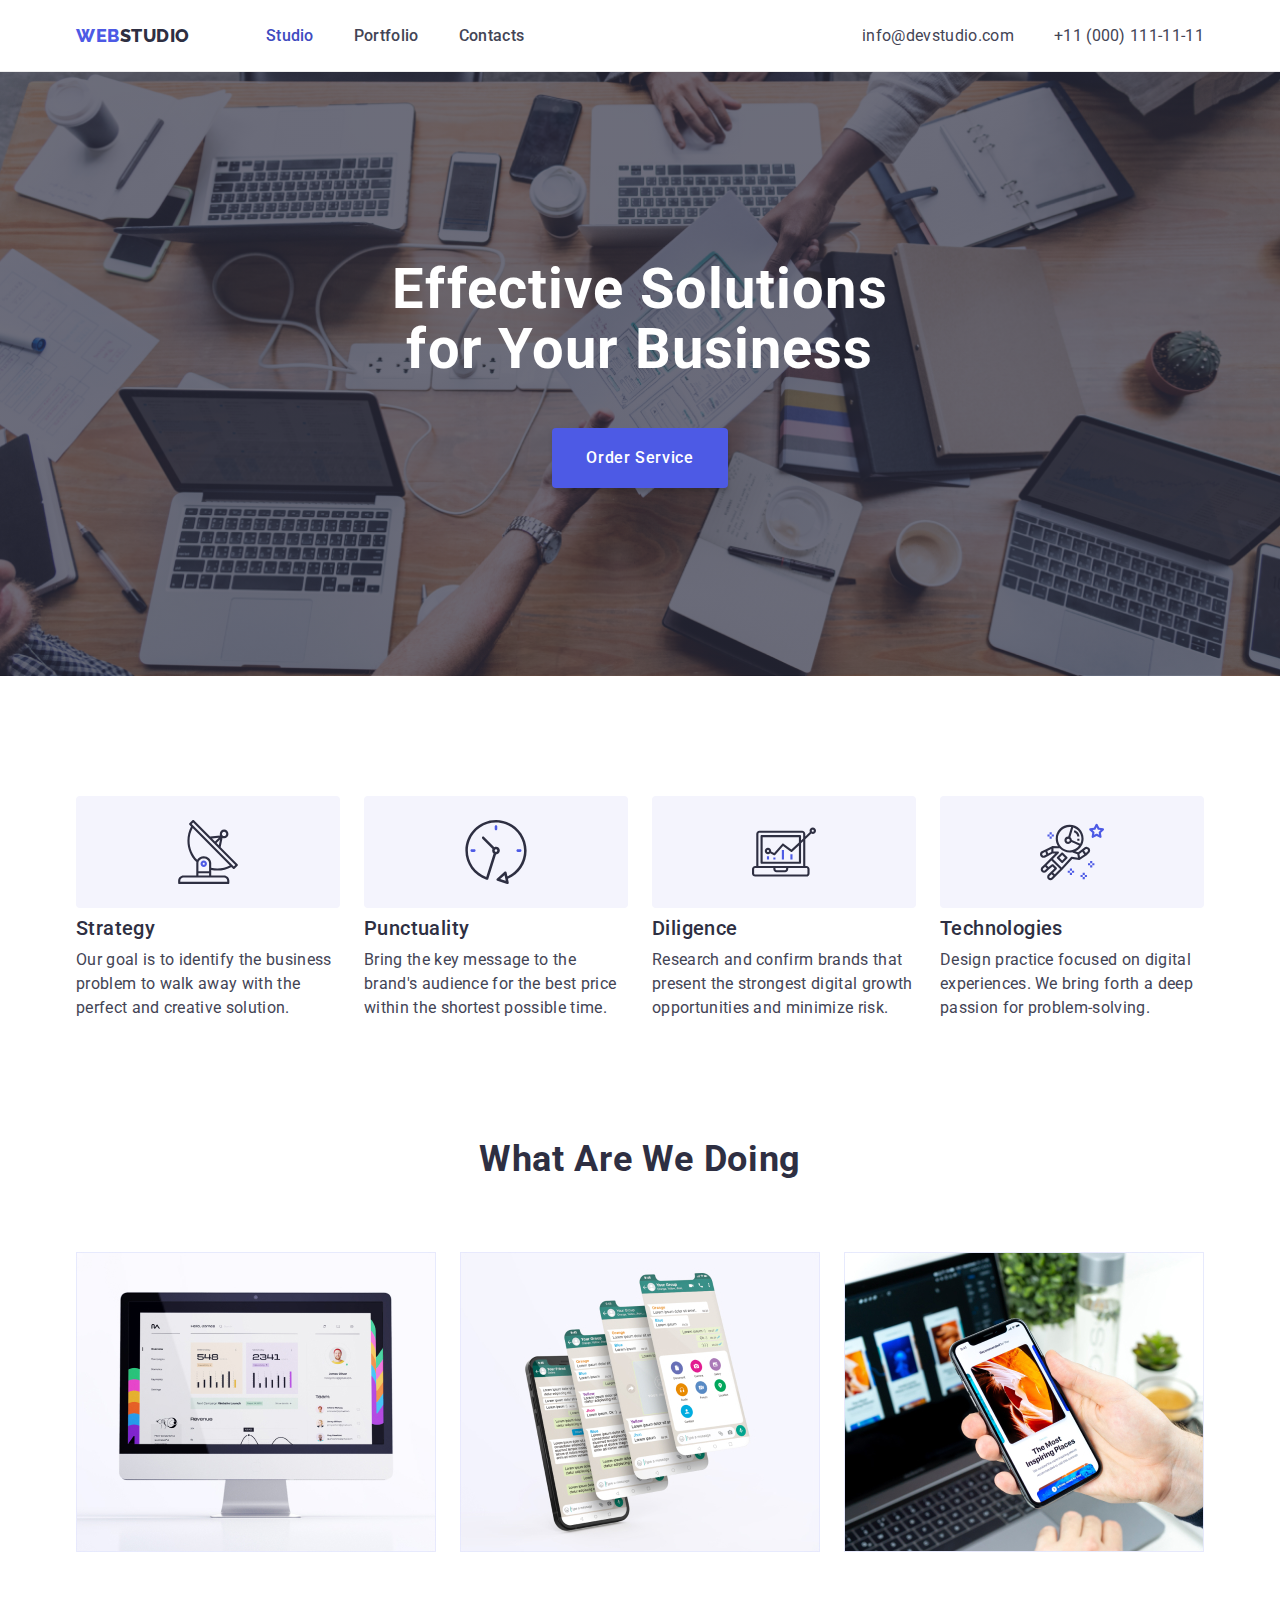
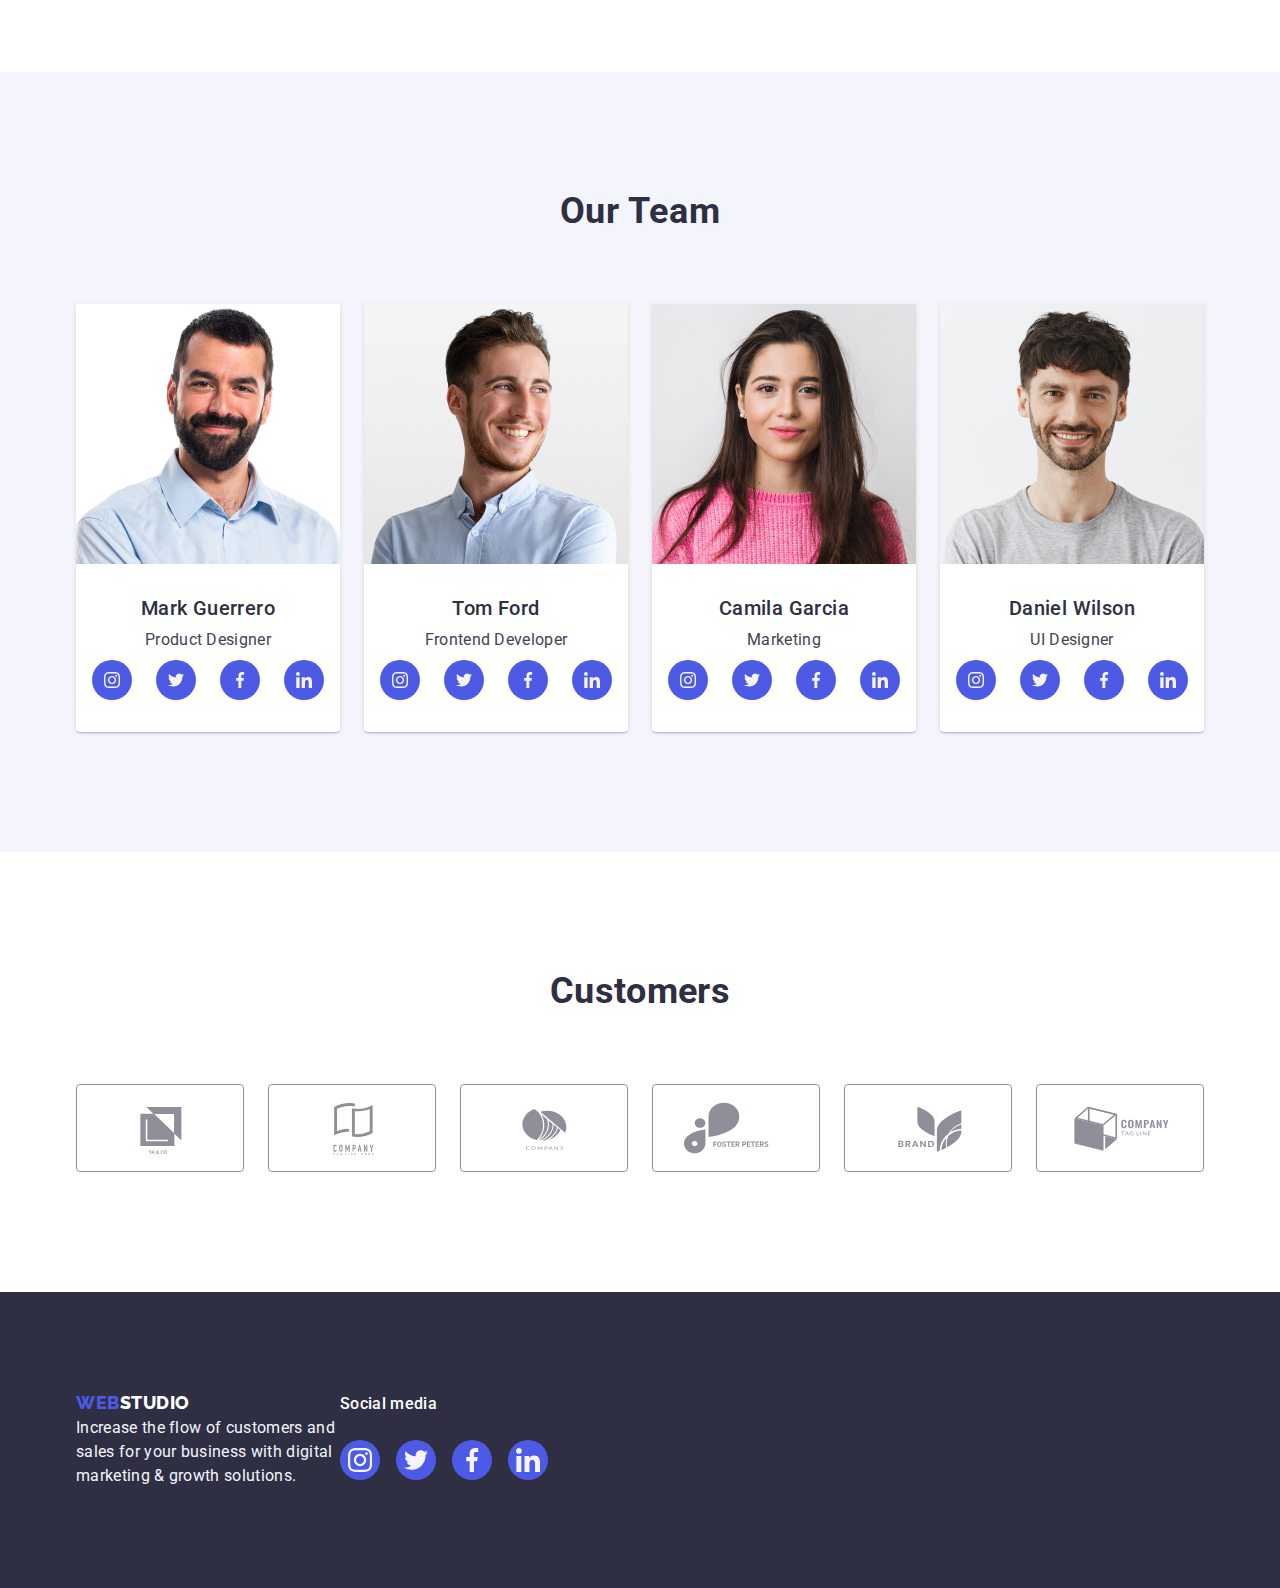
<file: index.html>
<!DOCTYPE html>
<html lang="en">
<head>
  <meta charset="UTF-8">
  <meta name="viewport" content="width=device-width, initial-scale=1.0">
  <link rel="stylesheet" href="https://cdnjs.cloudflare.com/ajax/libs/modern-normalize/1.0.0/modern-normalize.min.css">
  <link rel="stylesheet" href="./css/styles.css">
  <link rel="preconnect" href="https://fonts.googleapis.com">
  <link rel="preconnect" href="https://fonts.gstatic.com" crossorigin>
  <link href="https://fonts.googleapis.com/css2?family=Raleway:wght@800&family=Roboto:wght@400;500;700;900&display=swap" rel="stylesheet">
  <title>HTML-CSS</title>
</head>
<body>
  <header class="page-header">
    <div class="container menu">
      <nav class="navigation">
        <a class="logo links" href="./index.html">Web<span class="logo-black">Studio</span></a>
        <ul class="nav-menu list">
          <li class="item">
            <a class="page current links" href="./index.html">Studio</a>
          </li>
          <li class="item">
            <a class="page links" href="./portfolio.html">Portfolio</a>
          </li>
          <li class="item">
            <a class="page links" href="">Contacts</a>
          </li>
        </ul>
      </nav>
      <address class="address">
        <ul class="contacts-menu list">
          <li class="item">
            <a class="contact links" href="mailto:info@devstudio.com"> info@devstudio.com</a>
          </li>
          <li class="item">
            <a class="contact links" href="tel:+110001111111"> +11 (000) 111-11-11</a>
          </li>
        </ul>
      </address>
    </div>
  </header>
  <main>
    <section class="hero">
      <div class="container">
        <h1 class="hero-title">Effective Solutions <br/> for Your Business</h1>
        <button class="button order-service" type="button">Order Service</button>
      </div>
    </section> 
    <section class="section">
      <div class="container">
        <h2 class="visually-hidden">Features</h2>
        <ul class="features list">
          <li class="item">
            <div class="icon">
              <svg width="64" height="64">
                <use href="./images/icons.svg#antenna"></use>
              </svg>
            </div>
            <h3 class="features-item-header">Strategy</h3>
            <p class="features-item-content">Our goal is to identify the business problem to walk away with the perfect and creative solution.</p>
          </li>
          <li class="item">
            <div class="icon">
              <svg class="benefits-icon-svg" width="64" height="64">
                <use href="./images/icons.svg#clock"></use>
              </svg>
            </div>
            <h3 class="features-item-header">Punctuality</h3>
            <p class="features-item-content">Bring the key message to the brand's audience for the best price within the shortest possible time.</p>
          </li>
          <li class="item">
            <div class="icon">
              <svg class="benefits-icon-svg" width="64" height="64">
                <use href="./images/icons.svg#diagram"></use>
              </svg>
            </div>
            <h3 class="features-item-header">Diligence</h3>
            <p class="features-item-content">Research and confirm brands that present the strongest digital growth opportunities and minimize risk.</p>
          </li>
          <li class="item">
            <div class="icon">
              <svg class="benefits-icon-svg" width="64" height="64">
                <use href="./images/icons.svg#astronaut"></use>
              </svg>
            </div>
            <h3 class="features-item-header">Technologies</h3>
            <p class="features-item-content">Design practice focused on digital experiences. We bring forth a deep passion for problem-solving.</p>
          </li>
        </ul>
      </div>
    </section>
    <section class="offer-section">
      <div class="section-container container">
        <h2 class="main-page-header">What are we doing</h2>
        <ul class="we-do list">
          <li class="we-do-item">
            <img src="./images/what-are-we-doing-img1.jpg" alt="Computer" width="360">
          </li>
          <li class="we-do-item">
            <img src="./images/what-are-we-doing-img2.jpg" alt="Text Message" width="360">
          </li>
          <li class="we-do-item">
            <img src="./images/what-are-we-doing-img3.jpg" alt="Mobile Phone" width="360">
          </li>
        </ul>
      </div> 
    </section>
    <section class="team">
      <div class="section-container container">
        <h2 class="main-page-header">Our Team</h2>
        <ul class="team-members list">
          <li class="members">
            <img src="./images/img-mark.jpg" alt="Mark Guerrero" width="264">
            <div class="employee">
              <h3 class="member-name">Mark Guerrero</h3>
              <p class="member-title">Product Designer</p>
              <ul class="team-social-list list">
                <li class="team-social-item">
                  <a class="team-social-link link" href="https://instagram.com" target="_blank" rel="noopener noreferrer">
                    <svg class="team-social-svg" width="16" height="16">
                      <use href="./images/icons.svg#instagram"></use>
                    </svg>
                  </a>
                </li>
                <li class="team-social-item">
                  <a
                    class="team-social-link link"
                    href="https://twitter.com"
                    target="_blank"
                    rel="noopener noreferrer"
                  >
                    <svg class="team-social-svg" width="16" height="16">
                      <use href="./images/icons.svg#twitter"></use>
                    </svg>
                  </a>
                </li>
                <li class="team-social-item">
                  <a
                    class="team-social-link link"
                    href="https://facebook.com"
                    target="_blank"
                    rel="noopener noreferrer"
                  >
                    <svg class="team-social-svg" width="16" height="16">
                      <use href="./images/icons.svg#facebook"></use>
                    </svg>
                  </a>
                </li>
                <li class="team-social-item">
                  <a
                    class="team-social-link link"
                    href="https://linkedin.com"
                    target="_blank"
                    rel="noopener noreferrer"
                  >
                    <svg class="team-social-svg" width="16" height="16">
                      <use href="./images/icons.svg#linkedin"></use>
                    </svg>
                  </a>
              </ul>
            </div>                        
          </li>
          <li class="members">
            <img src="./images/img-tom.jpg" alt="Tom Ford" width="264">
            <div class="employee">
              <h3 class="member-name">Tom Ford</h3>
              <p class="member-title">Frontend Developer</p>
              <ul class="team-social-list list">
                <li class="team-social-item">
                  <a class="team-social-link link" href="https://instagram.com" target="_blank" rel="noopener noreferrer">
                    <svg class="team-social-svg" width="16" height="16">
                      <use href="./images/icons.svg#instagram"></use>
                    </svg>
                  </a>
                </li>
                <li class="team-social-item">
                  <a
                    class="team-social-link link"
                    href="https://twitter.com"
                    target="_blank"
                    rel="noopener noreferrer"
                  >
                    <svg class="team-social-svg" width="16" height="16">
                      <use href="./images/icons.svg#twitter"></use>
                    </svg>
                  </a>
                </li>
                <li class="team-social-item">
                  <a
                    class="team-social-link link"
                    href="https://facebook.com"
                    target="_blank"
                    rel="noopener noreferrer"
                  >
                    <svg class="team-social-svg" width="16" height="16">
                      <use href="./images/icons.svg#facebook"></use>
                    </svg>
                  </a>
                </li>
                <li class="team-social-item">
                  <a
                    class="team-social-link link"
                    href="https://linkedin.com"
                    target="_blank"
                    rel="noopener noreferrer"
                  >
                    <svg class="team-social-svg" width="16" height="16">
                      <use href="./images/icons.svg#linkedin"></use>
                    </svg>
                  </a>
              </ul>
            </div>
          </li>
          <li class="members">
            <img src="./images/our-team-img3.jpg" alt="Camila Garcia" width="264">
            <div class="employee">
              <h3 class="member-name">Camila Garcia</h3>
              <p class="member-title">Marketing</p>
              <ul class="team-social-list list">
                <li class="team-social-item">
                  <a class="team-social-link link" href="https://instagram.com" target="_blank" rel="noopener noreferrer">
                    <svg class="team-social-svg" width="16" height="16">
                      <use href="./images/icons.svg#instagram"></use>
                    </svg>
                  </a>
                </li>
                <li class="team-social-item">
                  <a
                    class="team-social-link link"
                    href="https://twitter.com"
                    target="_blank"
                    rel="noopener noreferrer"
                  >
                    <svg class="team-social-svg" width="16" height="16">
                      <use href="./images/icons.svg#twitter"></use>
                    </svg>
                  </a>
                </li>
                <li class="team-social-item">
                  <a
                    class="team-social-link link"
                    href="https://facebook.com"
                    target="_blank"
                    rel="noopener noreferrer"
                  >
                    <svg class="team-social-svg" width="16" height="16">
                      <use href="./images/icons.svg#facebook"></use>
                    </svg>
                  </a>
                </li>
                <li class="team-social-item">
                  <a
                    class="team-social-link link"
                    href="https://linkedin.com"
                    target="_blank"
                    rel="noopener noreferrer"
                  >
                    <svg class="team-social-svg" width="16" height="16">
                      <use href="./images/icons.svg#linkedin"></use>
                    </svg>
                  </a>
              </ul>
            </div>
          </li>
          <li class="members">
            <img src="./images/our-team-img4.jpg" alt="Daniel Wilson" width="264">
            <div class="employee">
              <h3 class="member-name">Daniel Wilson</h3>
              <p class="member-title">UI Designer</p>
              <ul class="team-social-list list">
                <li class="team-social-item">
                  <a class="team-social-link link" href="https://instagram.com" target="_blank" rel="noopener noreferrer">
                    <svg class="team-social-svg" width="16" height="16">
                      <use href="./images/icons.svg#instagram"></use>
                    </svg>
                  </a>
                </li>
                <li class="team-social-item">
                  <a
                    class="team-social-link link"
                    href="https://twitter.com"
                    target="_blank"
                    rel="noopener noreferrer"
                  >
                    <svg class="team-social-svg" width="16" height="16">
                      <use href="./images/icons.svg#twitter"></use>
                    </svg>
                  </a>
                </li>
                <li class="team-social-item">
                  <a
                    class="team-social-link link"
                    href="https://facebook.com"
                    target="_blank"
                    rel="noopener noreferrer"
                  >
                    <svg class="team-social-svg" width="16" height="16">
                      <use href="./images/icons.svg#facebook"></use>
                    </svg>
                  </a>
                </li>
                <li class="team-social-item">
                  <a
                    class="team-social-link link"
                    href="https://linkedin.com"
                    target="_blank"
                    rel="noopener noreferrer"
                  >
                    <svg class="team-social-svg" width="16" height="16">
                      <use href="./images/icons.svg#linkedin"></use>
                    </svg>
                  </a>
              </ul>
            </div>
          </li>
        </ul>
      </div>
    </section>
    <section class="client-section">
      <div class="client-container container">
        <h2 class="client-section-header">Customers</h2>
        <ul class="client-list list">
          <li class="client-item">
            <a class="client-link" href="">
              <svg class="client-svg" width="104" height="56">
                <use href="./images/icons.svg#customer-1"></use>
              </svg>
            </a>
          </li>
          <li class="client-item">
            <a class="client-link" href="">
              <svg class="client-svg" width="104" height="56">
                <use href="./images/icons.svg#customer-2"></use>
              </svg>
            </a>
          </li>
          <li class="client-item">
            <a class="client-link" href="">
              <svg class="client-svg" width="104" height="56">
                <use href="./images/icons.svg#customer-3"></use>
              </svg>
            </a>
          </li>
          <li class="client-item">
            <a class="client-link" href="">
              <svg class="client-svg" width="104" height="56">
                <use href="./images/icons.svg#customer-4"></use>
              </svg>
            </a>
          </li>
          <li class="client-item">
            <a class="client-link" href="">
              <svg class="client-svg" width="104" height="56">
                <use href="./images/icons.svg#customer-5"></use>
              </svg>
            </a>
          </li>
          <li class="client-item">
            <a class="client-link" href="">
              <svg class="client-svg" width="104" height="56">
                <use href="./images/icons.svg#customer-6"></use>
              </svg>
            </a>
          </li>
        </ul>
      </div>

    </section>
  </main>
  <footer class="page-footer">
    <div class="container">
      <div class="footer-logo-wrapper list">
          <a class="logo links" href="./index.html">Web<span class="logo-white">Studio</span>
          </a>
          <p class="footer-content">
          Increase the flow of customers and sales for your business with digital marketing & growth solutions.
          </p> 
      </div>
      <div class="social-media-container">
        <p class="social-media-text text">Social media</p>
        <ul class="footer-list list">
          <li class="social-media-item">
            <a href="#" class="social-media-link">
              <svg class="social-media-svg" width="24" height="24">
                <use href="./images/icons.svg#instagram"></use>
              </svg>
            </a>
          </li>
          <li class="social-media-item">
            <a href="#" class="social-media-link">
              <svg class="social-media-svg" width="24" height="24">
                <use href="./images/icons.svg#twitter"></use>
              </svg>
            </a>
          </li>
          <li class="social-media-item">
            <a href="#" class="social-media-link">
              <svg class="social-media-svg" width="24" height="24">
                <use href="./images/icons.svg#facebook"></use>
              </svg>
            </a>
          </li>
          <li class="social-media-item">
            <a href="#" class="social-media-link">
              <svg class="social-media-svg" width="24" height="24">
                <use href="./images/icons.svg#linkedin"></use>
              </svg>
            </a>
          </li>
        </ul>
      </div> 
    </div>
  </footer>
</body>
</html>
</file>
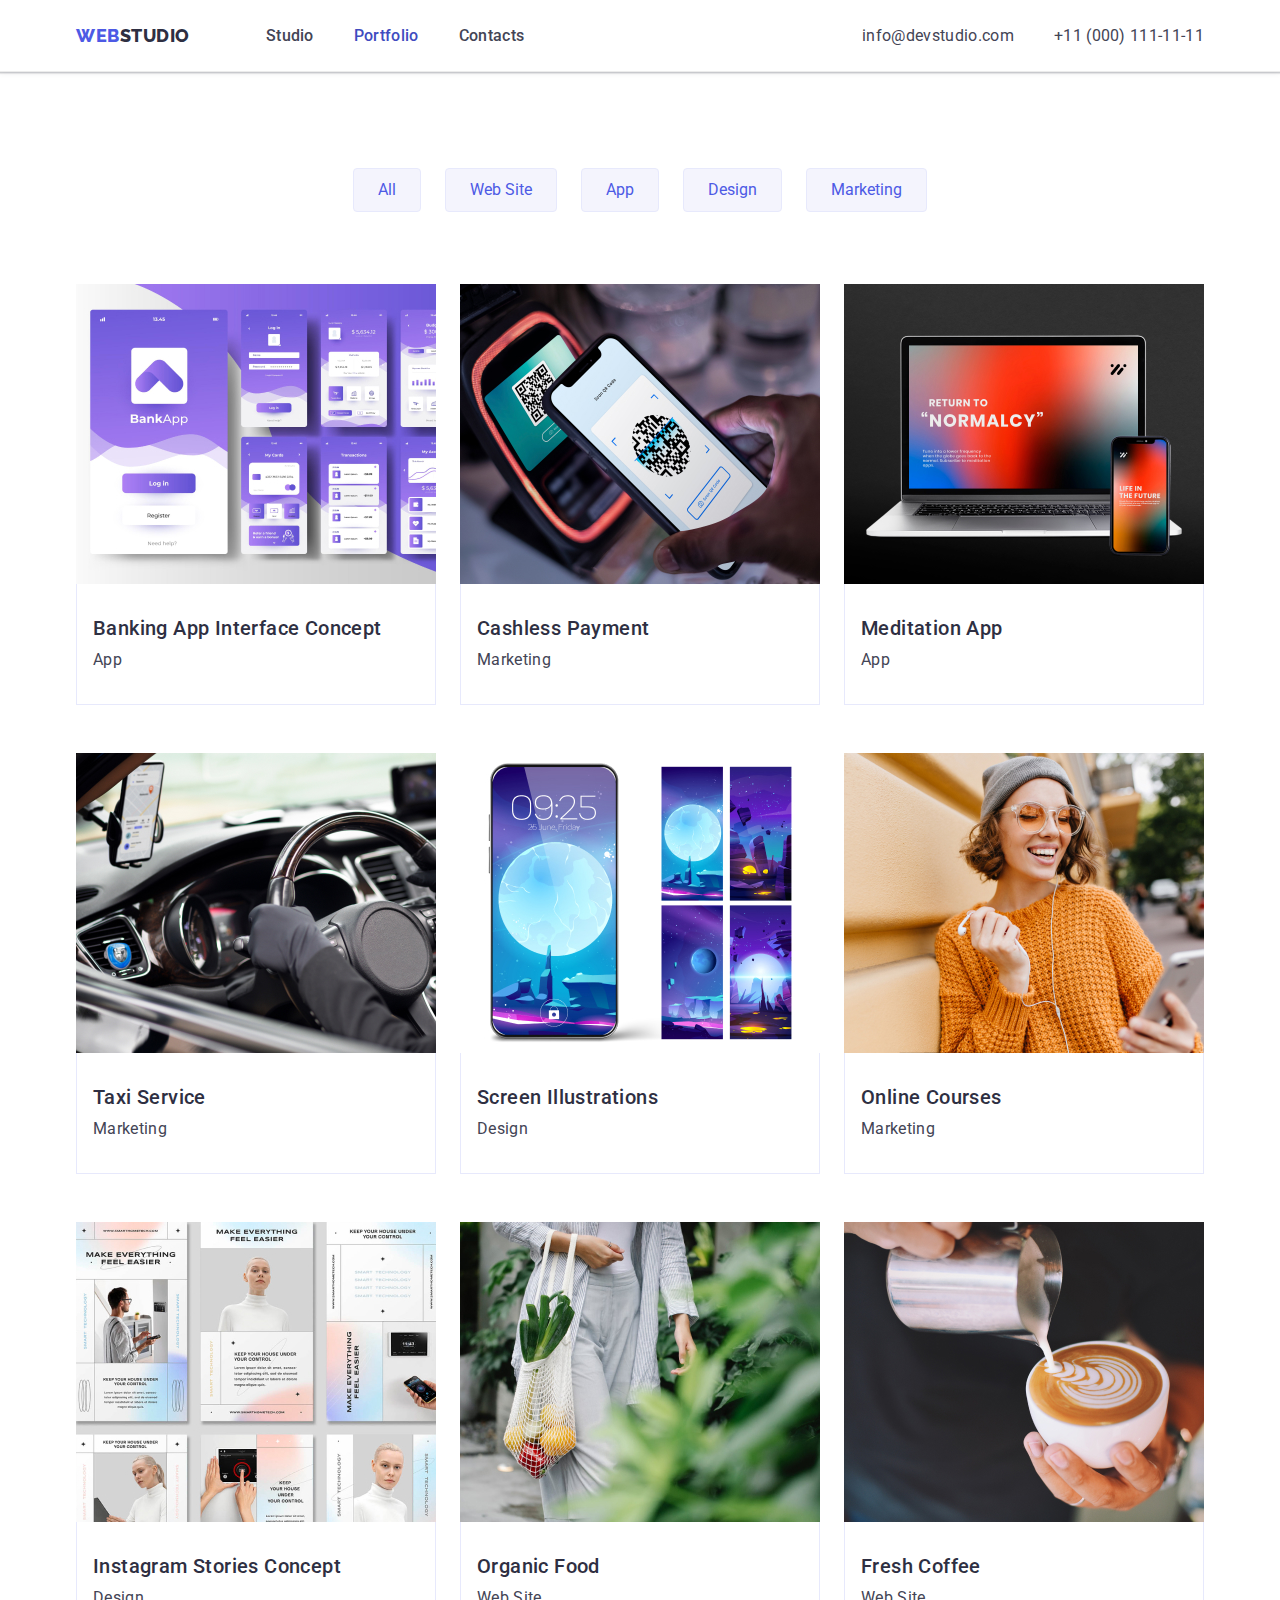
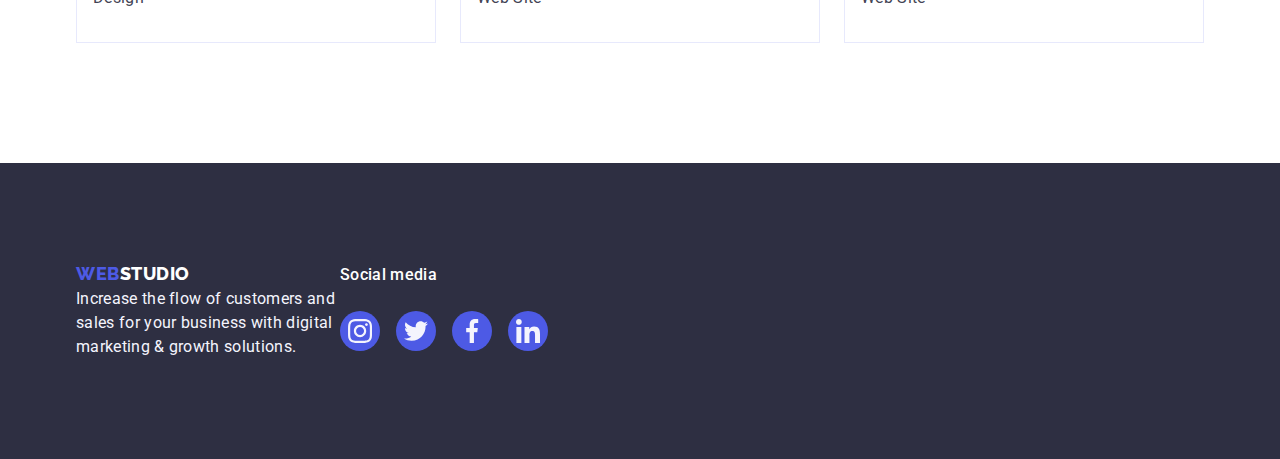
<file: portfolio.html>
<!DOCTYPE html>
<html lang="en">
<head>
  <meta charset="UTF-8">
  <meta name="viewport" content="width=device-width, initial-scale=1.0">
  <link rel="stylesheet" href="https://cdnjs.cloudflare.com/ajax/libs/modern-normalize/1.0.0/modern-normalize.min.css">
  <link rel="stylesheet" href="./css/styles.css">
  <link rel="preconnect" href="https://fonts.googleapis.com">
  <link rel="preconnect" href="https://fonts.gstatic.com" crossorigin>
  <link href="https://fonts.googleapis.com/css2?family=Raleway:wght@800&family=Roboto:wght@400;500;700;900&display=swap" rel="stylesheet">
  <title>Project #1</title>
</head>
<body>
  <header class="page-header">
    <div class="container menu">
      <nav class="navigation">
        <a class="logo links" href="./index.html">Web<span class="logo-black">Studio</span></a>
        <ul class="nav-menu list">
          <li class="item">
            <a class="page links" href="./index.html">Studio</a>
          </li>
          <li class="item">
            <a class="page current links" href="./portfolio.html">Portfolio</a>
          </li>
          <li class="item">
            <a class="page links" href="">Contacts</a>
          </li>
        </ul>
      </nav>
      <address class="address">
        <ul class="contacts-menu list">
          <li class="item">
            <a class="contact links" href="mailto:info@devstudio.com"> info@devstudio.com</a>
          </li>
          <li class="item">
            <a class="contact links" href="tel:+110001111111"> +11 (000) 111-11-11</a>
          </li>
        </ul>
      </address>
    </div>
  </header>
  <main>
    <section class="portfolio">
      <div class="portfolio-menu container">
        <h1 class="visually-hidden" >Title</h1>
        <ul class="filters list">
          <li class="filters-item">
            <button class="filters-button filters-active button" type="button">All</button>
          </li>
          <li class="filters-item">
            <button class="filters-button filters-active button" type="button">Web Site</button>
          </li>
          <li class="filters-item">
            <button class="filters-button filters-active button" type="button">App</button>
          </li>
          <li class="filters-item">
            <button class="filters-button filters-active button" type="button">Design</button>
          </li>
          <li class="filters-item">
            <button class="filters-button filters-active button" type="button">Marketing</button>
          </li>
        </ul> 
        <ul class="services-list list">
          <li class="services-item">
            <a class="project-card links" href="index.html">
              <img src="./images/imgbank-app.jpg" alt="Bank App" width="360" height="300">
              <div class="project">
                <h2 class="project-card-name">Banking App Interface Concept</h2>
                <p class="project-card-category">App</p>
              </div>
            </a>   
          </li>
          <li class="services-item">
            <a class="project-card links" href="index.html">
              <img src="./images/imgcashless.jpg" alt="Cashless" width="360" height="300">
              <div class="project">
                <h2 class="project-card-name">Cashless Payment</h2>
                <p class="project-card-category">Marketing</p>
              </div>
            </a>
          </li>
          <li class="services-item">
            <a class="project-card links" href="index.html">
              <img src="./images/imgmed-app.jpg" alt="Meditation App" width="360" height="300">
              <div class="project">
                <h2 class="project-card-name">Meditation App</h2>
                <p class="project-card-category">App</p>
              </div>
            </a>   
          </li>
          <li class="services-item">
            <a class="project-card links" href="index.html">
              <img src="./images/imgtaxi-serv.jpg" alt="Taxi" width="360" height="300">
              <div class="project">
                <h2 class="project-card-name">Taxi Service</h2>
                <p class="project-card-category">Marketing</p>
              </div>
            </a>   
          </li>
          <li class="services-item">
            <a class="project-card links" href="index.html">
              <img src="./images/imgscreen.jpg" alt="Screen" width="360" height="300">
              <div class="project">
                <h2 class="project-card-name">Screen Illustrations</h2>
                <p class="project-card-category">Design</p>
              </div>
            </a>     
          </li>
          <li class="services-item">
            <a class="project-card links" href="index.html">
              <img src="./images/imgonline-course.jpg" alt="Course" width="360" height="300">
              <div class="project">
                <h2 class="project-card-name">Online Courses</h2>
                <p class="project-card-category">Marketing</p>
              </div>
            </a>     
          </li>
          <li class="services-item">
            <a class="project-card links" href="index.html">
              <img src="./images/imginstagram.jpg" alt="Instagram" width="360" height="300">
              <div class="project">
                <h2 class="project-card-name">Instagram Stories Concept</h2>
                <p class="project-card-category">Design</p>
              </div> 
            </a> 
          </li>
          <li class="services-item">
            <a class="project-card links" href="index.html">
              <img src="./images/imgorganic.jpg" alt="Organic Food" width="360" height="300">
              <div class="project">
                <h2 class="project-card-name">Organic Food</h2>
                <p class="project-card-category">Web Site</p>
              </div>
            </a>   
          </li>
          <li class="services-item">
            <a class="project-card links" href="index.html">
              <img src="./images/imgcoffee.jpg" alt="Coffee" width="360" height="300">
              <div class="project">
                <h2 class="project-card-name">Fresh Coffee</h2>
                <p class="project-card-category">Web Site</p>
              </div>
            </a>
          </li>
        </ul>
      </div>
    </section>
  </main>
  <footer class="page-footer">
    <div class="container">
      <div class="footer-logo-wrapper list">
          <a class="logo links" href="./index.html">Web<span class="logo-white">Studio</span>
          </a>
          <p class="footer-content">
          Increase the flow of customers and sales for your business with digital marketing & growth solutions.
          </p> 
      </div>
      <div class="social-media-container">
        <p class="social-media-text text">Social media</p>
        <ul class="footer-list list">
          <li class="social-media-item">
            <a href="#" class="social-media-link">
              <svg class="social-media-svg" width="24" height="24">
                <use href="./images/icons.svg#instagram"></use>
              </svg>
            </a>
          </li>
          <li class="social-media-item">
            <a href="#" class="social-media-link">
              <svg class="social-media-svg" width="24" height="24">
                <use href="./images/icons.svg#twitter"></use>
              </svg>
            </a>
          </li>
          <li class="social-media-item">
            <a href="#" class="social-media-link">
              <svg class="social-media-svg" width="24" height="24">
                <use href="./images/icons.svg#facebook"></use>
              </svg>
            </a>
          </li>
          <li class="social-media-item">
            <a href="#" class="social-media-link">
              <svg class="social-media-svg" width="24" height="24">
                <use href="./images/icons.svg#linkedin"></use>
              </svg>
            </a>
          </li>
        </ul>
      </div> 
    </div>
  </footer>
</body>
</html>
</file>
<file: css/styles.css>
/* CSS Variable */

:root {
  --iris: #4D5AE5;
  --ocean: #404bbf;  
  --navy-blue: #2E2F42;
  --white: #FFFFFF;
  --slate: #434455;
  --green: #31D0AA;
  --light-slate: #838f99;
  --cornflower: #e7e9fc;
  --cloud: #f4f4fd;
  --button: #e7e9fc;
  --navy-blue-modal: #2E2F42;
  --grey: #2E2F42;
  --dairy: #FCFCFC;
}

body {
  font-family: "Roboto", sans-serif;
  font-size: 16px;
  color: #434455;
  background-color: var(--white);
  line-height: 1.5;
  letter-spacing: 0.02em;
}

/* CSS Reset */

*,
*::before,
*::after {
  box-sizing: border-box;
  margin: 0;
}

h1,h2,h3,h4,h5,h6,p {
  margin: 0;
}

img {
  display: block;
  max-width: 100%;
  height: auto;
}

.list {
  list-style: none;
  padding: 0;
  margin: 0;
}

.links {
  text-decoration: none;
  color: inherit;
}

.address {
  font-style: normal;
  margin-left: auto;
}

.container {
  width: 1158px;
  margin: 0 auto;
  padding: 0 15px;
}

.section {
  padding: 120px 0;
}

.no-top-padding {
  padding: 0;
}

/* Logo */

.logo {
  color: var(--iris);
  font-family: "Raleway", "sans-serif";
  font-size: 18px;
  font-weight: 800;
  line-height: 1.17;
  letter-spacing: 0.03em;
  text-transform: uppercase;
}

.logo-black {
  color: var(--navy-blue);
}

.logo-white {
  color: var(--white);
}


/* Header Section */

.page-header {
  border-bottom: 1px solid #ECECEC;
  box-shadow: 0px 2px 1px rgba(46, 47, 66, 0.08), 0px 1px 1px rgba(46, 47, 66, 0.16), 0px 1px 6px rgba(46, 47, 66, 0.08);
}

.nav-menu .page {
  font-size: 16px;
  font-weight: 500;
}

.nav-menu .page,
.contacts-menu .contact {
  display: block;
  padding-top: 24px;
  padding-bottom: 23px;
}

.nav-menu .page:hover,
.nav-menu .page:focus,
.nav-menu .page.current,
.contacts-menu .contact:hover,
.contacts-menu .contact:focus {
    color: var(--ocean);
}

.nav-menu .item:not(:last-child),
.contacts-menu .item:not(:last-child){
    margin-right: 40px;

}

.menu,
.navigation,
.nav-menu,
.contacts-menu {
    display: flex;
    align-items: center;
}

.nav-menu {
    margin-left: 76px;
}

/* Hero Image - First Section */

.hero {
  background-color: var(--navy-blue);
  padding: 188px 0;
  text-align: center;
  background-image: linear-gradient(rgba(46, 47, 66, 0.7), rgba(46, 47, 66, 0.7)), url(../images/people-office.jpg);
  background-repeat: no-repeat;
  background-position: center;
  background-size: cover;
  max-width: 1440px;
  margin: 0 auto;
}

.hero-title {
  color: var(--white);
  font-size: 56px;
  line-height: 1.07;
  text-align: center;
  letter-spacing: 0.02em;
  font-weight: 700;
  margin-bottom: 48px;
}

.button {
  cursor: pointer;
  font-family: inherit;
  border-color: transparent;
}

.button.order-service {
  padding: 16px 32px;
  background-color: var(--iris);
  color: var(--white);
  font-weight: 500;
  font-size: 16px;
  line-height: 1.5;
  letter-spacing: 0.04em;
  border-radius: 4px;
  box-shadow: 0px 4px 4px 0px rgba(0, 0, 0, 0.15);
}

.button.order-service:hover,
.button.order-service:focus {
    background-color: var(--ocean);
}


/* Features - Second Section */


.features {
  display: flex;
  gap: 24px;
}

.features .icon {
  display: flex;
  align-items: center;
  height: 112px;
  width: 264px;
  background-color: var(--cloud);
  border-radius: 4px;
  margin-bottom: 8px;
  
  
  
  
}


.features-item .features-item-header {
  margin-bottom: 8px;
}

.features-item-header {
  font-weight: 500;
  font-size: 20px;
  line-height: 1.2;
  letter-spacing: 0.02em;
  color: var(--navy-blue);
  margin-bottom: 8px;
}

.features-item-content {
  font-size: 16px;
  line-height: 1.5;
  letter-spacing: 0.02em;
  color: var(--slate);
}

.visually-hidden {
  clip: rect(0 0 0 0);
  clip-path: inset(100%);
  height: 1px;
  overflow: hidden;
  outline: 0;
  outline-offset: 0;
  position: absolute;
  white-space: nowrap;
  width: 1px;
  margin: -1px;
  border: 0;
  padding: 0;
}

.icon {
  display: flex;
  align-items: center;
  justify-content: center;
  height: 112px;
  background-color: #f4f4fd;
  border-radius: 4px;
  margin-bottom: 8px;
}

/* Third Section */

.main-page-header {
  font-size: 36px;
  line-height: 1.11;
  text-align: center;
  letter-spacing: 0.02em;
  text-transform: capitalize;
  color: var(--navy-blue);
  margin-bottom: 72px;
}

.offer-section {
  padding-bottom: 120px;
}

.we-do {
  display: flex;
  gap: 24px;
}

.we-do-item {
  flex-basis: calc((100% - 48px) / 3);
}

/* Fourth Section - Our Team */

.team {
  background-color: #f4f4fd;
  padding: 120px 0;
}

.team-members {
  display: flex;
  gap: 24px;
}

.members {
  background-color: #FFFFFF;
  flex-basis: calc((100% - 72px ) / 4);
  border-radius: 0 0 4px 4px; 
  box-shadow: 0px 2px 1px 0px rgba(46, 47, 66, 0.08), 0px 1px 1px 0px rgba(46, 47, 66, 0.16), 0px 1px 6px 0px rgba(46, 47, 66, 0.08);

}

.employee {
  padding: 32px 0 32px;
}

.member-name {
  font-weight: 500;
  font-size: 20px;
  line-height: 1.2;
  letter-spacing: 0.02em;
  color: var(--navy-blue);
  text-align: center;
  margin-bottom: 8px;  
}

.member-title {
  font-size: 16px;
  line-height: 1.5;
  letter-spacing: 0.02em;
  color: var(--slate);
  text-align: center;
}

.team-social-list {
  display: flex;
  justify-content: center;
  gap: 24px;
  margin-top: 8px;
}

.team-social-item {
  width: 40px;
  height: 40px;
}

.team-social-link {
  width: 100%;
  height: 100%;
  border-radius: 50%;
  display: flex;
  align-items: center;
  justify-content: center;
  background-color: var(--iris);
}

.team-social-link:hover,
.team-social-link:focus {
  background-color: var(--ocean);
}

.team-social-svg {
  fill: #f4f4fd;
}

/* Fifth Section - Customers */

.client-section {
  padding-top: 120px;
  padding-bottom: 120px;
}

.client-section-header {
  font-size: 36px;
  line-height: 1.11;
  color: #2E2F42;
  margin-bottom: 72px;
  display: flex;
  justify-content: center;
  align-items: center;
}

.client-list {
  display: flex;
  gap: 24px;
}

.client-item {
  /* width: calc((100% - 120px) / 6);
  flex-basis: calc((100% - 120px) / 6); */
  width: 168px;
  height: 88px;
}

.client-link {
  width: 100%;
  height: 100%;
  border: 1px solid #8e8f99;
  border-radius: 4px;
  display: flex;
  justify-content: center;
  align-items: center;
  color: #8e8f99
}

.client-link:hover,
.client-link:focus {
  border-color: var(--ocean);
  color: var(--ocean)
}

.client-svg {
  fill: currentColor;
}

.client-container {
  width: 1158px;
  padding: 0 15px;
  margin: 0 auto;
}

/* Portfolio Main */

.portfolio {
    padding: 96px 0 120px 0;
}

.filters {
  display: flex;
  justify-content: center;
  gap: 24px;
  margin-bottom: 72px;
}

.filters-item {
  display: inline-flex;
}

.filters-button {
  color: var(--iris);
  background-color: var(--cloud);
  border-radius: 4px;
  border: 1px solid var(--cornflower);
  font-family: inherit;
  padding: 12px 24px;
}

.filters-button:hover,
.filters-button:focus {
  background-color: var(--ocean);
  color: var(--white);
  border-color: var(--ocean);
  box-shadow: 0px 2px 2px 0px rgba(0, 0, 0, 0.12), 0px 2px 1px 0px rgba(0, 0, 0, 0.08), 0px 3px 1px 0px rgba(0, 0, 0, 0.1);
}


.services-list {
  display: flex;
  flex-wrap: wrap;
  column-gap: 24px;
  row-gap: 48px; 
}

.services-item {
  flex-basis: calc((100% - 48px) / 3);
  
}

.project {
  padding: 32px 16px;
  border: 1px solid var(--cornflower);
  border-top: none;
}

.project-card-name {
  font-weight: 500;
  font-size: 20px;
  line-height: 1.2;
  letter-spacing: 0.02em;
  color: var(--navy-blue);  
  margin-bottom: 8px;
}

.project-card-category {
  font-size: 16px;
  line-height: 1.5;
  letter-spacing: 0.02em;
  color: var(--slate);
}


/* Footer Section */

.page-footer {
  background-color: var(--navy-blue);
  padding-top: 100px;
  padding-bottom: 100px;
}

.page-footer .container {
  display: flex;
  align-items: baseline;
}


.footer-logo-wrapper {
  align-items: flex-start;
  gap: 120px;
  
}

.footer-content {
  line-height: 1.5;
  color: var(--cloud);
  letter-spacing: 0.02em;
  max-width: 264px;
    
}


.social-media-text {
  font-weight: 500;
  font-size: 16px;
  line-height: 1.5;
  letter-spacing: 0.02em;
  color: #FFFFFF;
  margin-bottom: 16px; 

}

.social-media-item {
  width: 40px;
  height: 40px;
}

.social-media-link {
  width: 100%;
  height: 100%;
  background-color: #4D5AE5;
  border-radius: 50%;
  display: flex;
  align-items: center;
  justify-content: center;
  margin-top: 8px;
}

.social-media-link:hover,
.social-media-link:focus {
  background-color: #31D0AA;

}

.social-media-svg {
  fill: #f4f4fd;
}

.footer-list {
  display: flex;
  gap: 16px;
}


/* .page-header {
  border-bottom: 1px solid #e7e9fc;
  box-shadow: 0px 2px 1px rgba (46, 47, 66, 0.08), 0px 1px 1px rgba(46, 47, 66, 0.16), 0px 1px 6px rgba (46, 47, 66, 0.08);
} */

/* Header Section */

/* .main-header-container {
  display: flex;
  justify-content: space-between;
}

.web-logo {
  color: var(--iris);
  font-family: "Raleway", sans-serif;
  font-weight: 800;
  font-size: 18px;
  line-height: 1.17;
  letter-spacing: 0.03em;
  text-transform: uppercase;
  margin-right: 76px;
  }

.studio-logo {
    color: var(--navy-blue);
}  

.nav {
  display: flex;
  align-items: center;
}

 .nav-menu {
  display: flex;
  gap: 40px;
    
 }

.nav-menu-item {
  font-weight: 500;
  font-size: 16px;
  line-height: 1.5;
  letter-spacing: 0.02em;
  color: var(--navy-blue);
  text-decoration: none;
  padding: 24px 0;
} 
 
.nav-menu-item .link:hover .link:focus {
  color: #404bbf;
}

.address {
  font-style: normal;
}

.contact {
  display: flex;
  gap: 40px;
}

.contact-item {
  font-size: 16px;
  line-height: 1.5;
  letter-spacing: 0.02em;
  color: var(--slate);
  margin-right: 40px;
}

.contact-item .link:hover .link:focus {
  color: #404bbf;
} */
</file>
